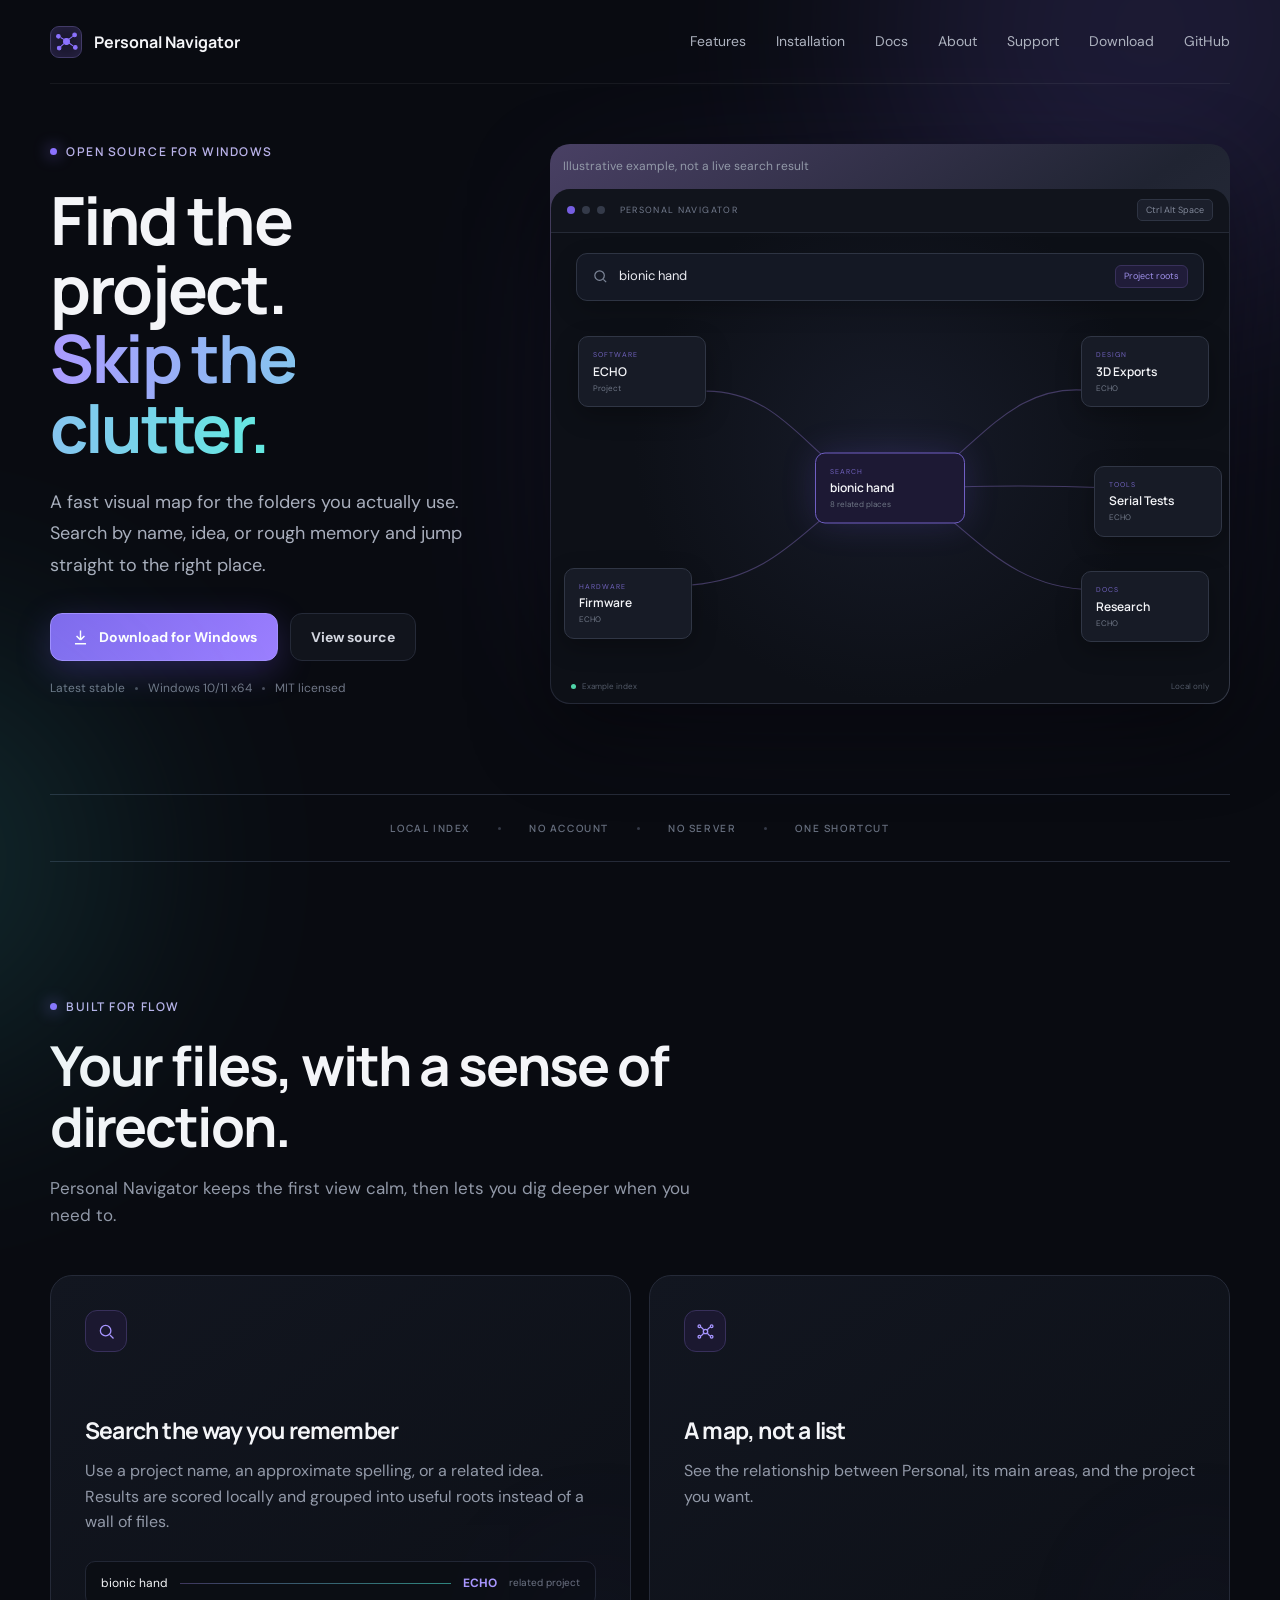
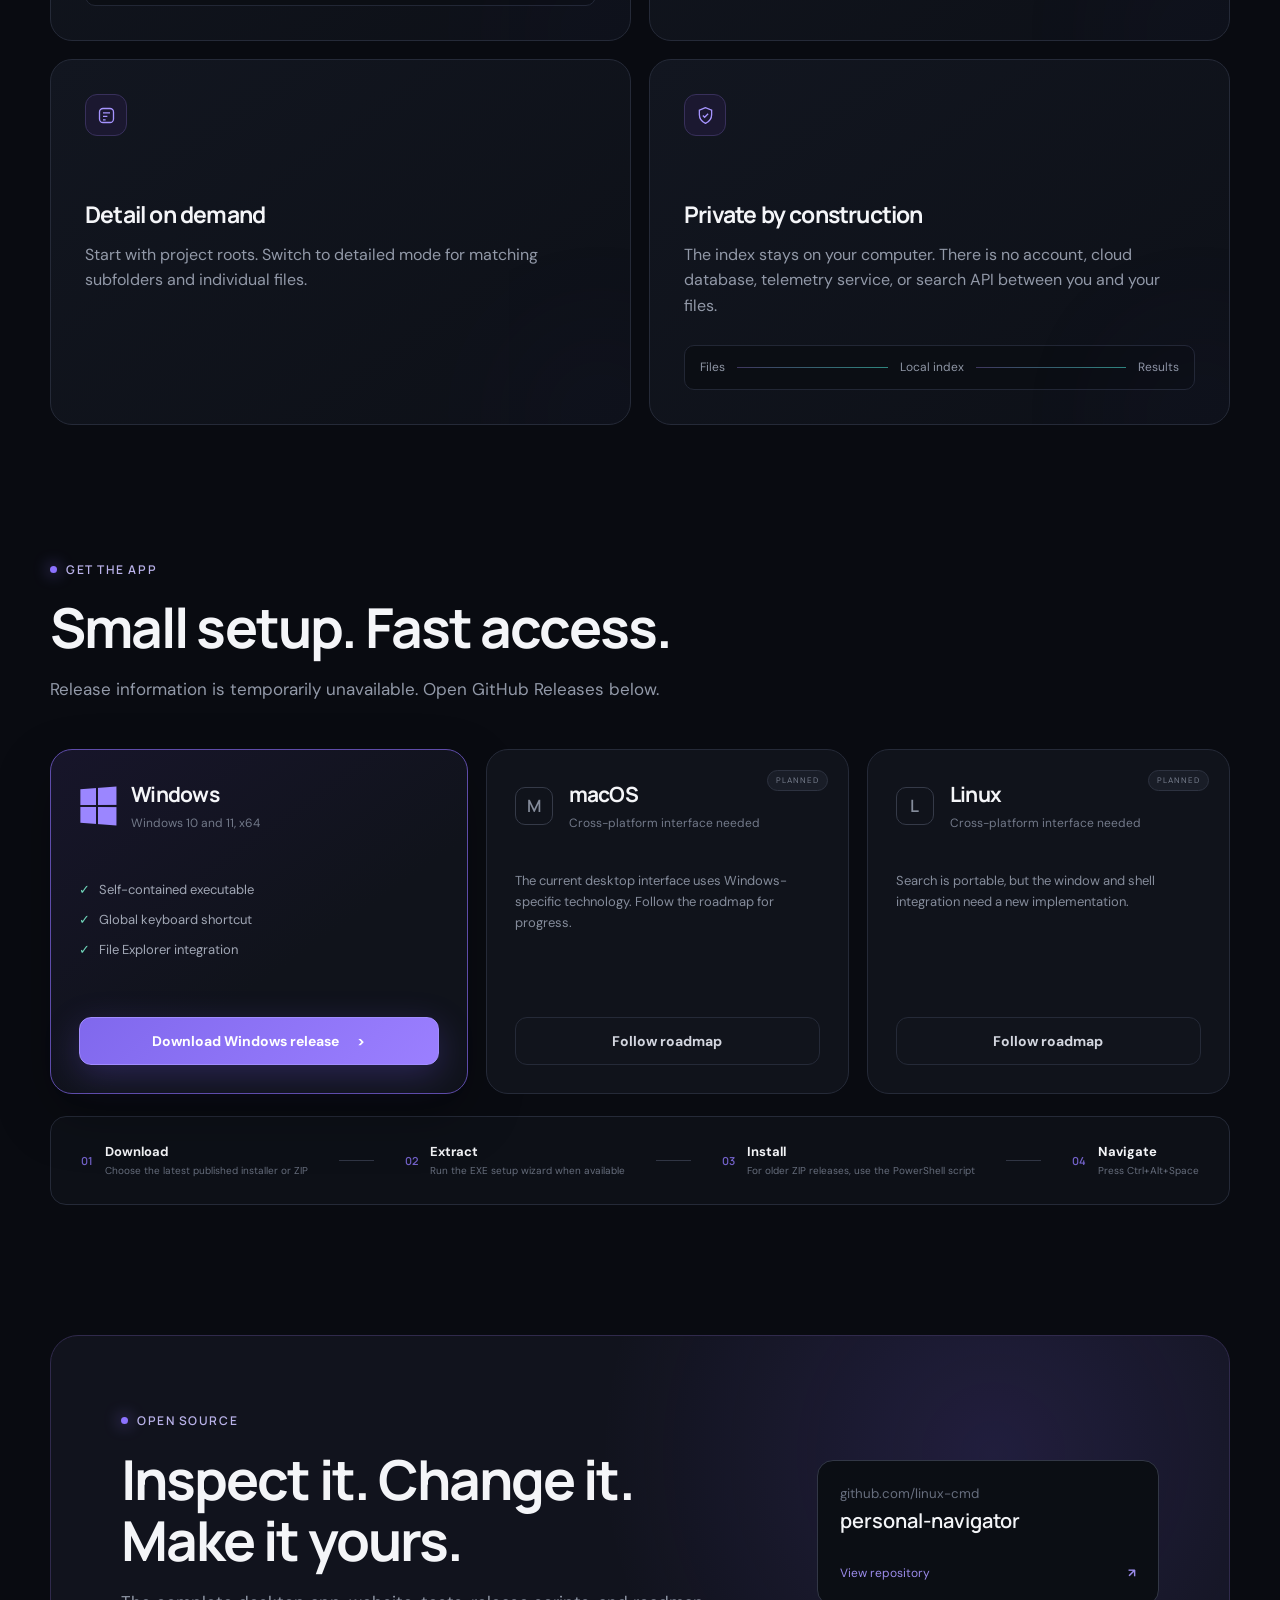
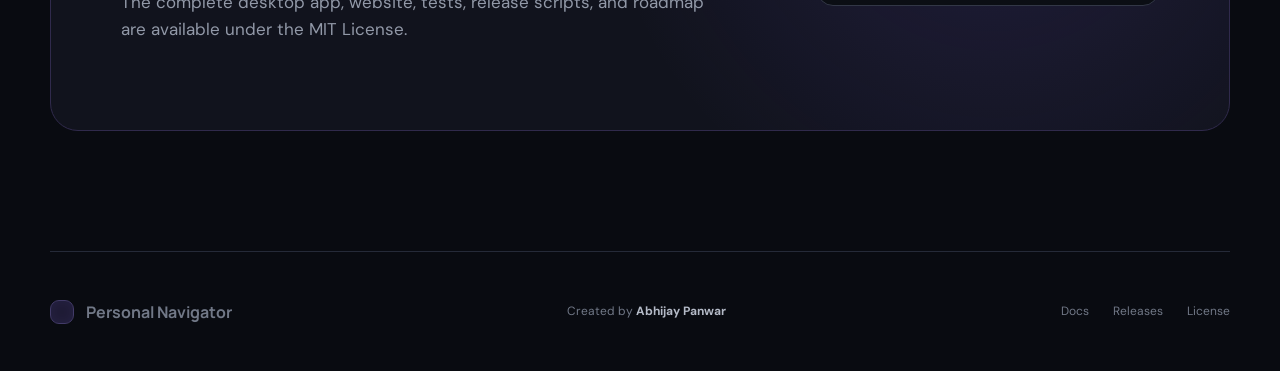
<file: website/index.html>
<!doctype html>
<html lang="en">
  <head>
    <meta charset="utf-8" />
    <meta name="viewport" content="width=device-width, initial-scale=1" />
    <meta
      name="description"
      content="Personal Navigator is a fast visual map and fuzzy search tool for your files."
    />
    <meta name="theme-color" content="#090b11" />
    <meta property="og:title" content="Personal Navigator" />
    <meta
      property="og:description"
      content="Find the project. Skip the clutter."
    />
    <meta property="og:type" content="website" />
    <meta
      property="og:url"
      content="https://linux-cmd.github.io/personal-navigator/"
    />
    <meta
      property="og:image"
      content="https://linux-cmd.github.io/personal-navigator/assets/app-preview.png"
    />
    <title>Personal Navigator | Find the project, not the clutter</title>
    <link rel="preconnect" href="https://fonts.googleapis.com" />
    <link rel="preconnect" href="https://fonts.gstatic.com" crossorigin />
    <link
      href="https://fonts.googleapis.com/css2?family=DM+Sans:wght@400;500;600;700&family=Manrope:wght@500;600;700&display=swap"
      rel="stylesheet"
    />
    <link rel="stylesheet" href="styles.css" />
  </head>
  <body>
    <div class="ambient ambient-one"></div>
    <div class="ambient ambient-two"></div>

    <header class="nav shell">
      <a class="brand" href="#top" aria-label="Personal Navigator home">
        <span class="brand-mark" aria-hidden="true">
          <svg viewBox="0 0 34 34" role="img">
            <circle cx="17" cy="17" r="4" />
            <circle cx="6" cy="10" r="2.5" />
            <circle cx="28" cy="8" r="2.5" />
            <circle cx="29" cy="25" r="2.5" />
            <circle cx="7" cy="26" r="2.5" />
            <path d="M9 11.5l5 3M20 14l5.5-4M20.5 19l5.5 4M13.5 20L9 24" />
          </svg>
        </span>
        <span>Personal Navigator</span>
      </a>
      <nav aria-label="Primary navigation">
        <a href="features.html">Features</a
        ><a href="download.html">Installation</a><a href="docs.html">Docs</a
        ><a href="about.html">About</a><a href="support.html">Support</a>
        <a href="#downloads">Download</a>
        <a href="https://github.com/linux-cmd/personal-navigator">GitHub</a>
      </nav>
    </header>

    <main id="top">
      <section class="hero shell">
        <div class="hero-copy reveal">
          <span class="eyebrow"><i></i> Open source for Windows</span>
          <h1>Find the project.<br /><span>Skip the clutter.</span></h1>
          <p class="lede">
            A fast visual map for the folders you actually use. Search by name,
            idea, or rough memory and jump straight to the right place.
          </p>
          <div class="hero-actions">
            <a
              class="button button-primary"
              data-latest-download
              href="https://github.com/linux-cmd/personal-navigator/releases/latest"
            >
              <svg viewBox="0 0 24 24" aria-hidden="true">
                <path d="M12 3v12m0 0 5-5m-5 5-5-5M5 20h14" />
              </svg>
              Download for Windows
            </a>
            <a
              class="button button-quiet"
              href="https://github.com/linux-cmd/personal-navigator"
              >View source</a
            >
          </div>
          <p class="release-line">
            <span id="release-version">Latest stable</span><b></b>Windows 10/11
            x64<b></b>MIT licensed
          </p>
        </div>

        <div
          class="product-frame reveal"
          aria-label="Illustrative example of a Personal Navigator search map"
        >
          <div class="frame-glow"></div>
          <span class="mockup-note"
            >Illustrative example, not a live search result</span
          >
          <div class="window-bar">
            <span></span><span></span><span></span
            ><small>PERSONAL NAVIGATOR</small><kbd>Ctrl Alt Space</kbd>
          </div>
          <div class="window-body">
            <div class="search-demo">
              <svg viewBox="0 0 24 24" aria-hidden="true">
                <circle cx="10.7" cy="10.7" r="6.7" />
                <path d="m16 16 4 4" />
              </svg>
              <span>bionic hand</span>
              <em>Project roots</em>
            </div>
            <div class="map" aria-hidden="true">
              <svg
                class="map-lines"
                viewBox="0 0 720 390"
                preserveAspectRatio="none"
              >
                <path d="M360 195 C285 195 260 90 165 90" />
                <path d="M360 195 C285 195 265 290 150 300" />
                <path d="M360 195 C435 195 470 75 575 90" />
                <path d="M360 195 C440 195 470 190 600 195" />
                <path d="M360 195 C430 205 465 305 575 305" />
              </svg>
              <div class="node core">
                <small>SEARCH</small><strong>bionic hand</strong
                ><span>8 related places</span>
              </div>
              <div class="node n1">
                <small>SOFTWARE</small><strong>ECHO</strong><span>Project</span>
              </div>
              <div class="node n2">
                <small>HARDWARE</small><strong>Firmware</strong
                ><span>ECHO</span>
              </div>
              <div class="node n3">
                <small>DESIGN</small><strong>3D Exports</strong
                ><span>ECHO</span>
              </div>
              <div class="node n4">
                <small>TOOLS</small><strong>Serial Tests</strong
                ><span>ECHO</span>
              </div>
              <div class="node n5">
                <small>DOCS</small><strong>Research</strong><span>ECHO</span>
              </div>
            </div>
            <div class="status-demo">
              <span><i></i>Example index</span><span>Local only</span>
            </div>
          </div>
        </div>
      </section>

      <section class="trust-strip shell reveal" aria-label="Product qualities">
        <span>LOCAL INDEX</span><i></i><span>NO ACCOUNT</span><i></i
        ><span>NO SERVER</span><i></i><span>ONE SHORTCUT</span>
      </section>

      <section class="section shell" id="features">
        <div class="section-heading reveal">
          <span class="eyebrow"><i></i> Built for flow</span>
          <h2>Your files, with a sense of direction.</h2>
          <p>
            Personal Navigator keeps the first view calm, then lets you dig
            deeper when you need to.
          </p>
        </div>
        <div class="feature-grid">
          <article class="feature feature-wide reveal">
            <div class="feature-icon">
              <svg viewBox="0 0 24 24">
                <circle cx="11" cy="11" r="6" />
                <path d="m16 16 4 4" />
              </svg>
            </div>
            <h3>Search the way you remember</h3>
            <p>
              Use a project name, an approximate spelling, or a related idea.
              Results are scored locally and grouped into useful roots instead
              of a wall of files.
            </p>
            <div class="query-row">
              <span>bionic hand</span><i></i><strong>ECHO</strong
              ><small>related project</small>
            </div>
          </article>
          <article class="feature reveal">
            <div class="feature-icon">
              <svg viewBox="0 0 24 24">
                <circle cx="12" cy="12" r="2.5" />
                <circle cx="5" cy="6" r="1.5" />
                <circle cx="19" cy="6" r="1.5" />
                <circle cx="5" cy="18" r="1.5" />
                <circle cx="19" cy="18" r="1.5" />
                <path d="m7 7 3 3m4 0 3-3m-7 7-3 3m7-3 3 3" />
              </svg>
            </div>
            <h3>A map, not a list</h3>
            <p>
              See the relationship between Personal, its main areas, and the
              project you want.
            </p>
          </article>
          <article class="feature reveal">
            <div class="feature-icon">
              <svg viewBox="0 0 24 24">
                <rect x="4" y="4" width="16" height="16" rx="4" />
                <path d="M8 9h8M8 13h5M8 17h3" />
              </svg>
            </div>
            <h3>Detail on demand</h3>
            <p>
              Start with project roots. Switch to detailed mode for matching
              subfolders and individual files.
            </p>
          </article>
          <article class="feature feature-wide reveal">
            <div class="feature-icon">
              <svg viewBox="0 0 24 24">
                <path
                  d="M12 3 5 6v5c0 4.7 2.6 7.8 7 10 4.4-2.2 7-5.3 7-10V6l-7-3Z"
                />
                <path d="m9 12 2 2 4-4" />
              </svg>
            </div>
            <h3>Private by construction</h3>
            <p>
              The index stays on your computer. There is no account, cloud
              database, telemetry service, or search API between you and your
              files.
            </p>
            <div class="privacy-line">
              <span>Files</span><i></i><span>Local index</span><i></i
              ><span>Results</span>
            </div>
          </article>
        </div>
      </section>

      <section class="section downloads shell" id="downloads">
        <div class="section-heading reveal">
          <span class="eyebrow"><i></i> Get the app</span>
          <h2>Small setup. Fast access.</h2>
          <p data-download-note>
            Choose the installation package listed on GitHub Releases.
          </p>
        </div>
        <div class="download-grid">
          <article class="download-card active reveal">
            <div class="platform">
              <span class="windows-logo" aria-hidden="true"
                ><i></i><i></i><i></i><i></i
              ></span>
              <div>
                <h3>Windows</h3>
                <p>Windows 10 and 11, x64</p>
              </div>
            </div>
            <ul>
              <li>Self-contained executable</li>
              <li>Global keyboard shortcut</li>
              <li>File Explorer integration</li>
            </ul>
            <a
              class="button button-primary full"
              data-latest-download
              href="https://github.com/linux-cmd/personal-navigator/releases/latest"
              ><span data-download-label>Download Windows release</span>
              <span id="release-size"></span> ></a
            >
          </article>
          <article class="download-card planned reveal">
            <span class="planned-badge">PLANNED</span>
            <div class="platform">
              <span class="platform-letter">M</span>
              <div>
                <h3>macOS</h3>
                <p>Cross-platform interface needed</p>
              </div>
            </div>
            <p class="platform-note">
              The current desktop interface uses Windows-specific technology.
              Follow the roadmap for progress.
            </p>
            <a
              class="button button-quiet full"
              href="https://github.com/linux-cmd/personal-navigator/issues"
              >Follow roadmap</a
            >
          </article>
          <article class="download-card planned reveal">
            <span class="planned-badge">PLANNED</span>
            <div class="platform">
              <span class="platform-letter">L</span>
              <div>
                <h3>Linux</h3>
                <p>Cross-platform interface needed</p>
              </div>
            </div>
            <p class="platform-note">
              Search is portable, but the window and shell integration need a
              new implementation.
            </p>
            <a
              class="button button-quiet full"
              href="https://github.com/linux-cmd/personal-navigator/issues"
              >Follow roadmap</a
            >
          </article>
        </div>
        <div class="install-steps reveal">
          <div>
            <b>01</b
            ><span
              ><strong>Download</strong
              ><small>Choose the latest published installer or ZIP</small></span
            >
          </div>
          <i></i>
          <div>
            <b>02</b
            ><span
              ><strong>Extract</strong
              ><small>Run the EXE setup wizard when available</small></span
            >
          </div>
          <i></i>
          <div>
            <b>03</b
            ><span
              ><strong>Install</strong
              ><small
                >For older ZIP releases, use the PowerShell script</small
              ></span
            >
          </div>
          <i></i>
          <div>
            <b>04</b
            ><span
              ><strong>Navigate</strong
              ><small>Press Ctrl+Alt+Space</small></span
            >
          </div>
        </div>
      </section>

      <section class="open-source shell reveal">
        <div>
          <span class="eyebrow"><i></i> Open source</span>
          <h2>Inspect it. Change it. Make it yours.</h2>
          <p>
            The complete desktop app, website, tests, release scripts, and
            roadmap are available under the MIT License.
          </p>
        </div>
        <a
          class="repo-card"
          href="https://github.com/linux-cmd/personal-navigator"
          ><small>github.com/linux-cmd</small><strong>personal-navigator</strong
          ><span>View repository <b>↗</b></span></a
        >
      </section>
    </main>

    <footer class="shell">
      <a class="brand" href="#top"
        ><span class="brand-mark small" aria-hidden="true"></span
        ><span>Personal Navigator</span></a
      >
      <p>Created by <strong>Abhijay Panwar</strong></p>
      <div>
        <a
          href="https://github.com/linux-cmd/personal-navigator/blob/main/docs/INSTALLATION.md"
          >Docs</a
        ><a href="https://github.com/linux-cmd/personal-navigator/releases"
          >Releases</a
        ><a
          href="https://github.com/linux-cmd/personal-navigator/blob/main/LICENSE"
          >License</a
        >
      </div>
    </footer>
    <script src="app.js"></script>
  </body>
</html>
</file>
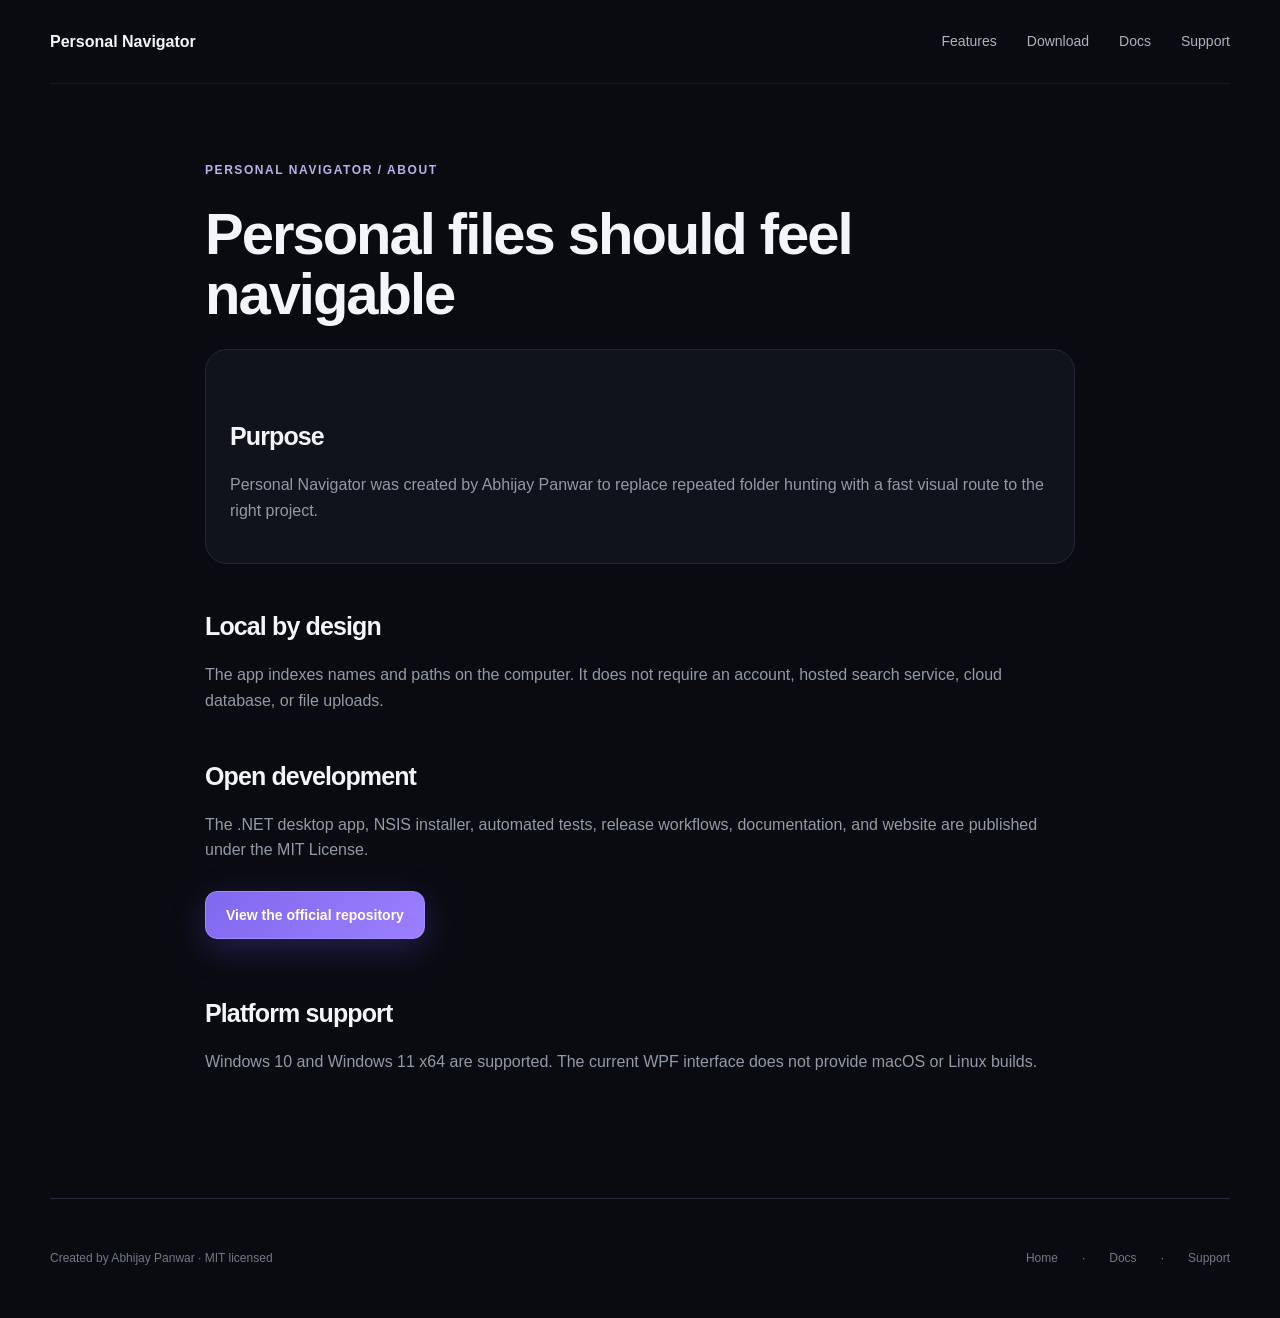
<file: website/about.html>
<!doctype html>
<html lang="en">
  <head>
    <meta charset="utf-8" />
    <meta name="viewport" content="width=device-width,initial-scale=1" />
    <meta
      name="description"
      content="About Personal Navigator and its open source development."
    />
    <meta name="theme-color" content="#090b11" />
    <title>About | Personal Navigator</title>
    <link
      rel="canonical"
      href="https://linux-cmd.github.io/personal-navigator/about.html"
    />
    <link rel="stylesheet" href="styles.css" />
  </head>
  <body>
    <header class="nav shell">
      <a class="brand" href="index.html">Personal Navigator</a>
      <nav aria-label="Primary navigation">
        <a href="features.html">Features</a><a href="download.html">Download</a
        ><a href="docs.html">Docs</a><a href="support.html">Support</a>
      </nav>
    </header>
    <main class="shell subpage">
      <span class="eyebrow">Personal Navigator / About</span>
      <h1>Personal files should feel navigable</h1>
      <div class="panel">
        <h2>Purpose</h2>
        <p>
          Personal Navigator was created by Abhijay Panwar to replace repeated
          folder hunting with a fast visual route to the right project.
        </p>
      </div>
      <h2>Local by design</h2>
      <p>
        The app indexes names and paths on the computer. It does not require an
        account, hosted search service, cloud database, or file uploads.
      </p>
      <h2>Open development</h2>
      <p>
        The .NET desktop app, NSIS installer, automated tests, release
        workflows, documentation, and website are published under the MIT
        License.
      </p>
      <p>
        <a
          class="button button-primary"
          href="https://github.com/linux-cmd/personal-navigator"
          >View the official repository</a
        >
      </p>
      <h2>Platform support</h2>
      <p>
        Windows 10 and Windows 11 x64 are supported. The current WPF interface
        does not provide macOS or Linux builds.
      </p>
    </main>
    <footer class="shell">
      <p>Created by Abhijay Panwar · MIT licensed</p>
      <div>
        <a href="index.html">Home</a> · <a href="docs.html">Docs</a> ·
        <a href="support.html">Support</a>
      </div>
    </footer>
    <script src="app.js"></script>
  </body>
</html>
</file>
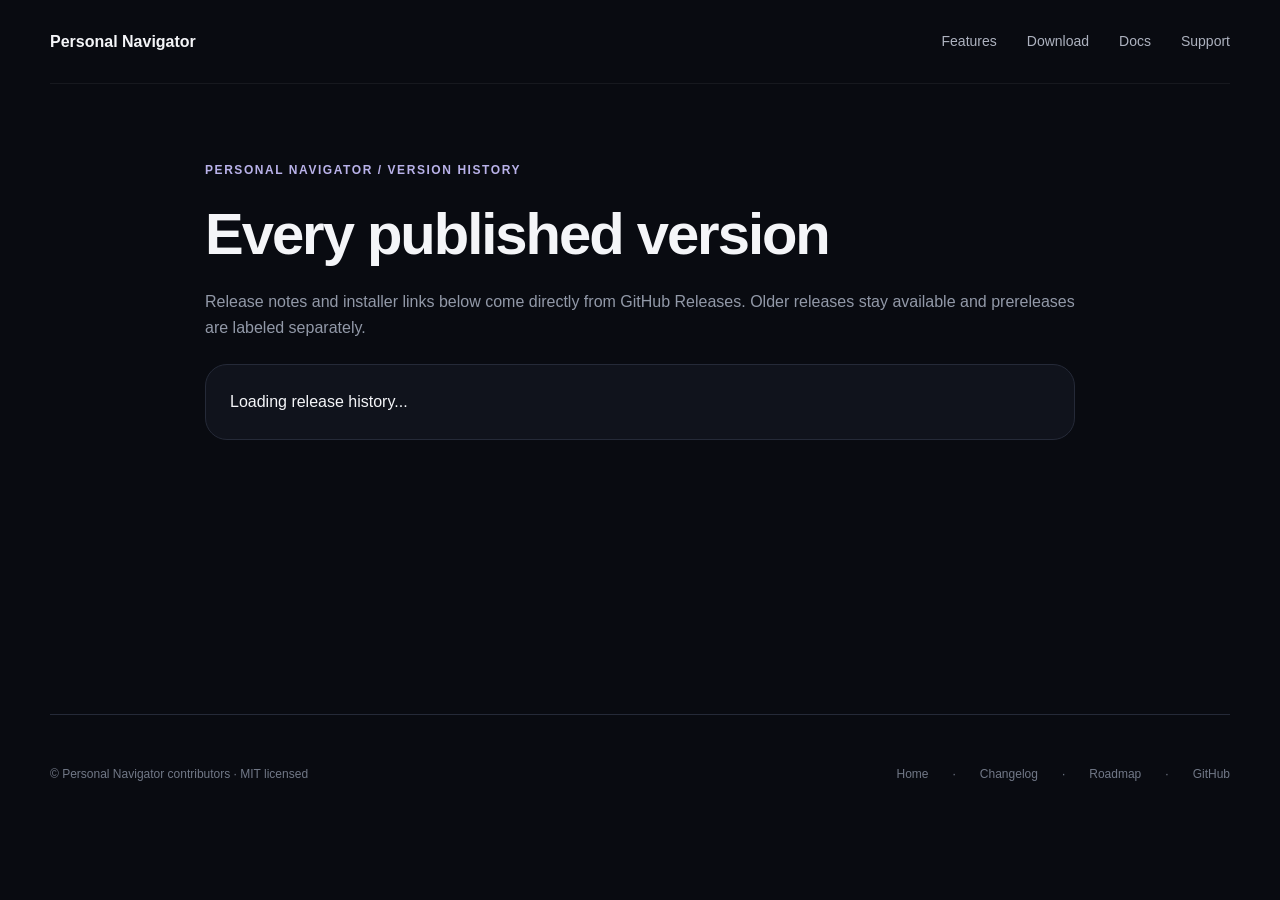
<file: website/changelog.html>
<!doctype html>
<html lang="en">
  <head>
    <meta charset="utf-8" />
    <meta name="viewport" content="width=device-width,initial-scale=1" />
    <meta
      name="description"
      content="Changelog for Personal Navigator, a local visual project map for Windows."
    />
    <meta name="theme-color" content="#090b11" />
    <title>Changelog | Personal Navigator</title>
    <link
      rel="canonical"
      href="https://linux-cmd.github.io/personal-navigator/changelog.html"
    />
    <link rel="stylesheet" href="styles.css" />
  </head>
  <body>
    <header class="nav shell">
      <a class="brand" href="index.html">Personal Navigator</a>
      <nav aria-label="Primary navigation">
        <a href="features.html">Features</a><a href="download.html">Download</a
        ><a href="docs.html">Docs</a><a href="support.html">Support</a>
      </nav>
    </header>
    <main class="shell subpage">
      <span class="eyebrow">Personal Navigator / Version History</span>
      <h1>Every published version</h1>
      <p>
        Release notes and installer links below come directly from GitHub
        Releases. Older releases stay available and prereleases are labeled
        separately.
      </p>
      <section data-release-history>
        <div class="panel">Loading release history...</div>
      </section>
    </main>
    <footer class="shell">
      <p>© Personal Navigator contributors · MIT licensed</p>
      <div>
        <a href="index.html">Home</a> · <a href="changelog.html">Changelog</a> ·
        <a href="roadmap.html">Roadmap</a> ·
        <a href="https://github.com/linux-cmd/personal-navigator">GitHub</a>
      </div>
    </footer>
    <script src="app.js"></script>
  </body>
</html>
</file>
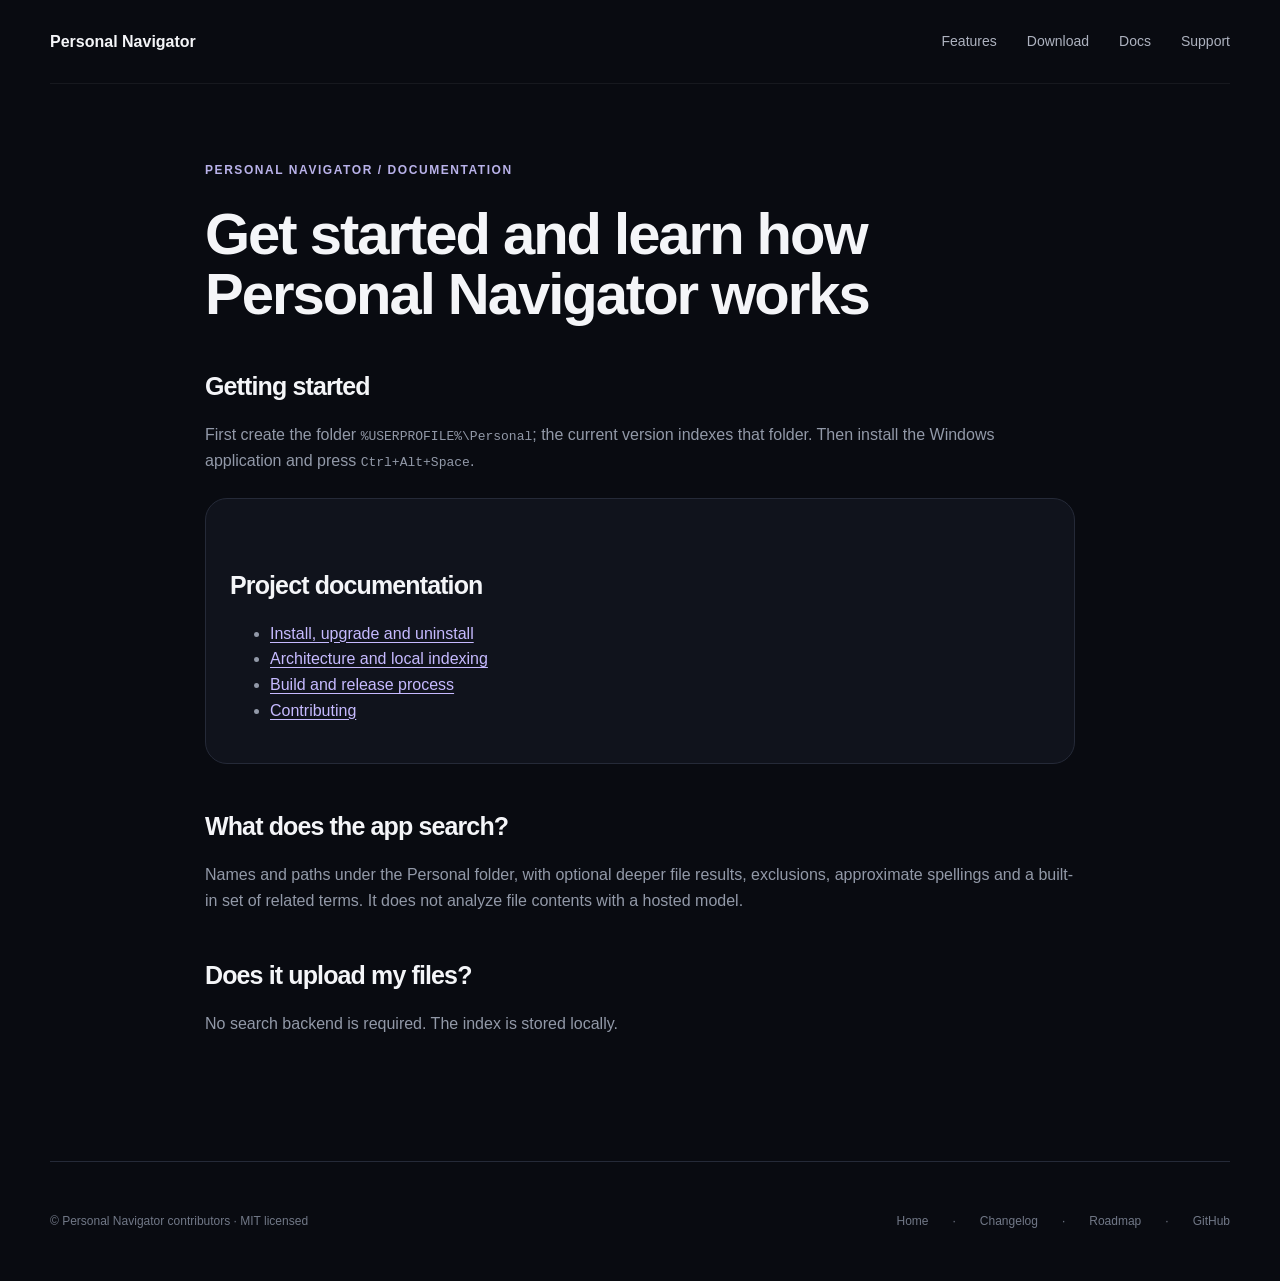
<file: website/docs.html>
<!doctype html>
<html lang="en">
  <head>
    <meta charset="utf-8" />
    <meta name="viewport" content="width=device-width,initial-scale=1" />
    <meta
      name="description"
      content="Documentation for Personal Navigator, a local visual project map for Windows."
    />
    <meta name="theme-color" content="#090b11" />
    <title>Documentation | Personal Navigator</title>
    <link
      rel="canonical"
      href="https://linux-cmd.github.io/personal-navigator/documentation.html"
    />
    <link rel="stylesheet" href="styles.css" />
  </head>
  <body>
    <header class="nav shell">
      <a class="brand" href="index.html">Personal Navigator</a>
      <nav aria-label="Primary navigation">
        <a href="features.html">Features</a><a href="download.html">Download</a
        ><a href="docs.html">Docs</a><a href="support.html">Support</a>
      </nav>
    </header>
    <main class="shell subpage">
      <span class="eyebrow">Personal Navigator / Documentation</span>
      <h1>Get started and learn how Personal Navigator works</h1>
      <h2>Getting started</h2>
      <p>
        First create the folder <code>%USERPROFILE%\Personal</code>; the current
        version indexes that folder. Then install the Windows application and
        press <code>Ctrl+Alt+Space</code>.
      </p>
      <div class="panel">
        <h2>Project documentation</h2>
        <ul>
          <li>
            <a
              href="https://github.com/linux-cmd/personal-navigator/blob/main/docs/INSTALLATION.md"
              >Install, upgrade and uninstall</a
            >
          </li>
          <li>
            <a
              href="https://github.com/linux-cmd/personal-navigator/blob/main/docs/ARCHITECTURE.md"
              >Architecture and local indexing</a
            >
          </li>
          <li>
            <a
              href="https://github.com/linux-cmd/personal-navigator/blob/main/docs/RELEASING.md"
              >Build and release process</a
            >
          </li>
          <li>
            <a
              href="https://github.com/linux-cmd/personal-navigator/blob/main/CONTRIBUTING.md"
              >Contributing</a
            >
          </li>
        </ul>
      </div>
      <h2>What does the app search?</h2>
      <p>
        Names and paths under the Personal folder, with optional deeper file
        results, exclusions, approximate spellings and a built-in set of related
        terms. It does not analyze file contents with a hosted model.
      </p>
      <h2>Does it upload my files?</h2>
      <p>No search backend is required. The index is stored locally.</p>
    </main>
    <footer class="shell">
      <p>© Personal Navigator contributors · MIT licensed</p>
      <div>
        <a href="index.html">Home</a> · <a href="changelog.html">Changelog</a> ·
        <a href="roadmap.html">Roadmap</a> ·
        <a href="https://github.com/linux-cmd/personal-navigator">GitHub</a>
      </div>
    </footer>
    <script src="app.js"></script>
  </body>
</html>
</file>
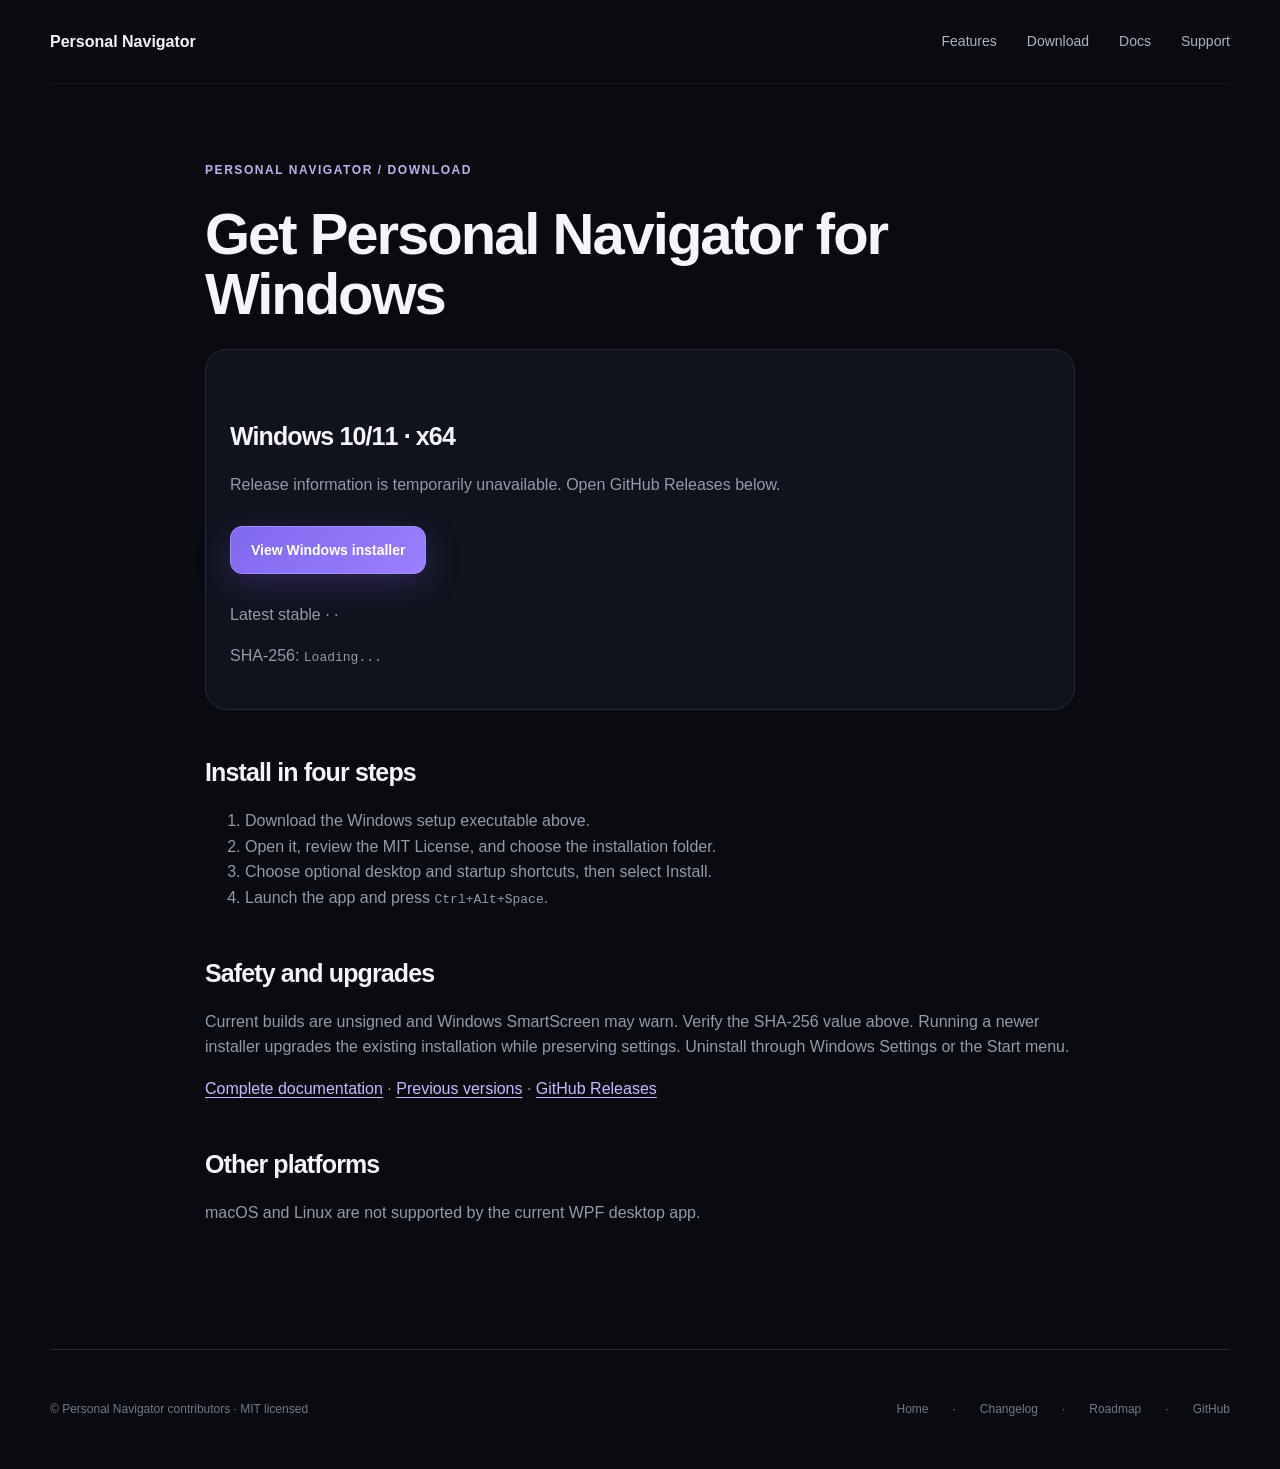
<file: website/download.html>
<!doctype html>
<html lang="en">
  <head>
    <meta charset="utf-8" />
    <meta name="viewport" content="width=device-width,initial-scale=1" />
    <meta
      name="description"
      content="Download for Personal Navigator, a local visual project map for Windows."
    />
    <meta name="theme-color" content="#090b11" />
    <title>Download | Personal Navigator</title>
    <link
      rel="canonical"
      href="https://linux-cmd.github.io/personal-navigator/download.html"
    />
    <link rel="stylesheet" href="styles.css" />
  </head>
  <body>
    <header class="nav shell">
      <a class="brand" href="index.html">Personal Navigator</a>
      <nav aria-label="Primary navigation">
        <a href="features.html">Features</a><a href="download.html">Download</a
        ><a href="docs.html">Docs</a><a href="support.html">Support</a>
      </nav>
    </header>
    <main class="shell subpage">
      <span class="eyebrow">Personal Navigator / Download</span>
      <h1>Get Personal Navigator for Windows</h1>
      <div class="panel">
        <h2>Windows 10/11 · x64</h2>
        <p data-download-note>
          Loading the latest verified installer from GitHub Releases.
        </p>
        <a
          data-latest-download
          class="button button-primary"
          href="https://github.com/linux-cmd/personal-navigator/releases/latest"
          ><span data-download-label>View Windows installer</span></a
        >
        <p>
          <span id="release-version">Latest stable</span> ·
          <span id="release-size"></span> · <span data-release-date></span>
        </p>
        <p><strong data-release-file></strong></p>
        <p>SHA-256: <code data-release-checksum>Loading...</code></p>
      </div>
      <h2>Install in four steps</h2>
      <ol>
        <li>Download the Windows setup executable above.</li>
        <li>
          Open it, review the MIT License, and choose the installation folder.
        </li>
        <li>
          Choose optional desktop and startup shortcuts, then select Install.
        </li>
        <li>Launch the app and press <code>Ctrl+Alt+Space</code>.</li>
      </ol>
      <h2>Safety and upgrades</h2>
      <p>
        Current builds are unsigned and Windows SmartScreen may warn. Verify the
        SHA-256 value above. Running a newer installer upgrades the existing
        installation while preserving settings. Uninstall through Windows
        Settings or the Start menu.
      </p>
      <p>
        <a href="docs.html">Complete documentation</a> ·
        <a href="changelog.html">Previous versions</a> ·
        <a href="https://github.com/linux-cmd/personal-navigator/releases"
          >GitHub Releases</a
        >
      </p>
      <h2>Other platforms</h2>
      <p>macOS and Linux are not supported by the current WPF desktop app.</p>
    </main>
    <footer class="shell">
      <p>© Personal Navigator contributors · MIT licensed</p>
      <div>
        <a href="index.html">Home</a> · <a href="changelog.html">Changelog</a> ·
        <a href="roadmap.html">Roadmap</a> ·
        <a href="https://github.com/linux-cmd/personal-navigator">GitHub</a>
      </div>
    </footer>
    <script src="app.js"></script>
  </body>
</html>
</file>
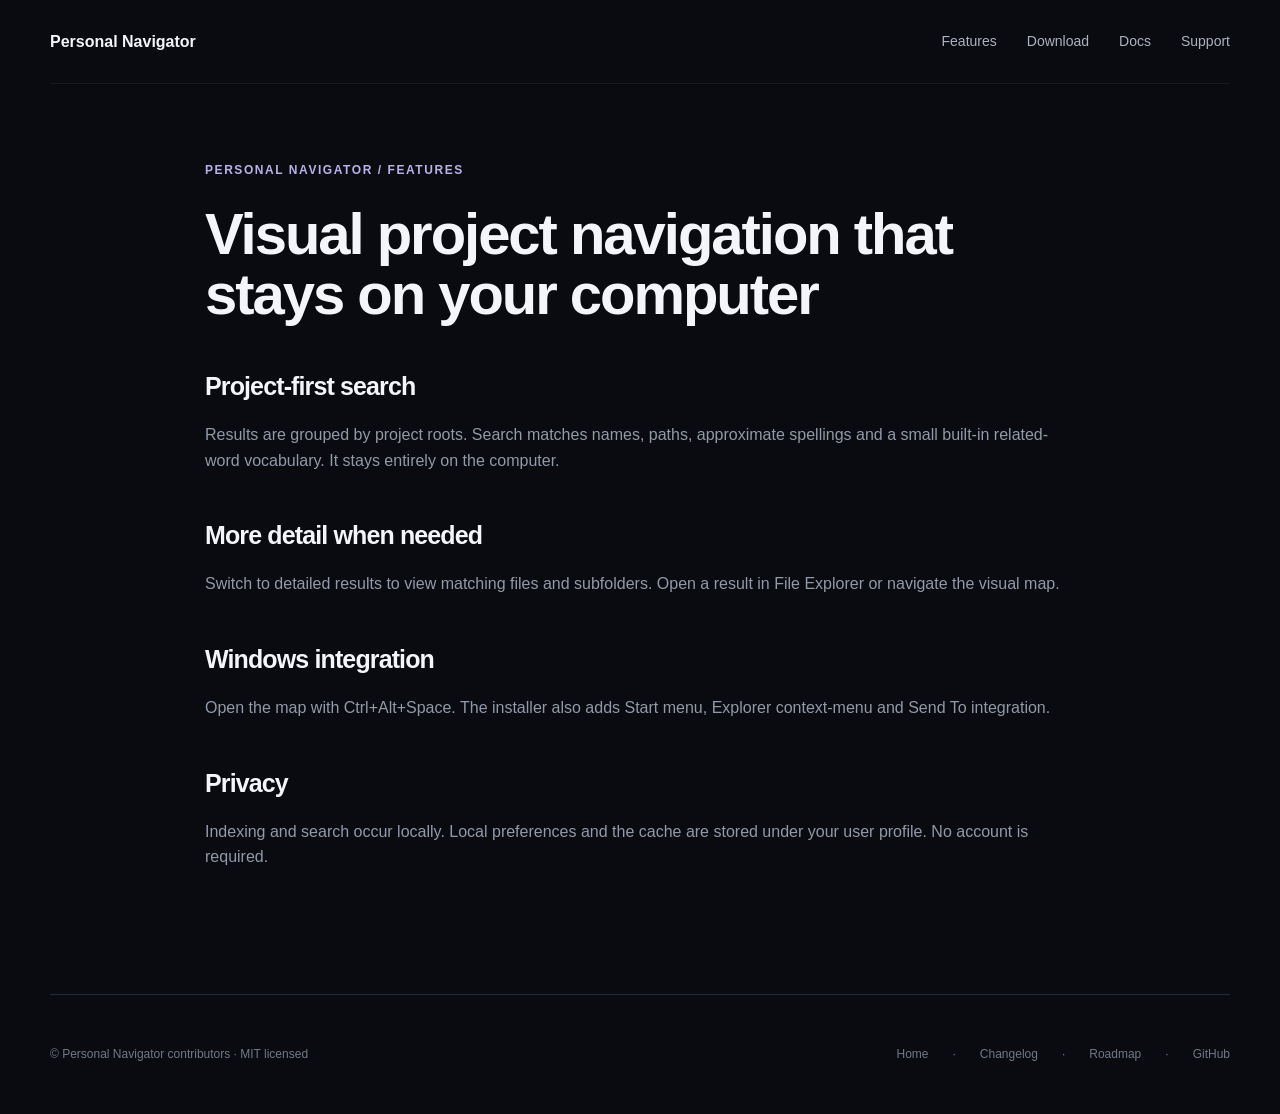
<file: website/features.html>
<!doctype html>
<html lang="en">
  <head>
    <meta charset="utf-8" />
    <meta name="viewport" content="width=device-width,initial-scale=1" />
    <meta
      name="description"
      content="Features for Personal Navigator, a local visual project map for Windows."
    />
    <meta name="theme-color" content="#090b11" />
    <title>Features | Personal Navigator</title>
    <link
      rel="canonical"
      href="https://linux-cmd.github.io/personal-navigator/features.html"
    />
    <link rel="stylesheet" href="styles.css" />
  </head>
  <body>
    <header class="nav shell">
      <a class="brand" href="index.html">Personal Navigator</a>
      <nav aria-label="Primary navigation">
        <a href="features.html">Features</a><a href="download.html">Download</a
        ><a href="docs.html">Docs</a><a href="support.html">Support</a>
      </nav>
    </header>
    <main class="shell subpage">
      <span class="eyebrow">Personal Navigator / Features</span>
      <h1>Visual project navigation that stays on your computer</h1>
      <h2>Project-first search</h2>
      <p>
        Results are grouped by project roots. Search matches names, paths,
        approximate spellings and a small built-in related-word vocabulary. It
        stays entirely on the computer.
      </p>
      <h2>More detail when needed</h2>
      <p>
        Switch to detailed results to view matching files and subfolders. Open a
        result in File Explorer or navigate the visual map.
      </p>
      <h2>Windows integration</h2>
      <p>
        Open the map with Ctrl+Alt+Space. The installer also adds Start menu,
        Explorer context-menu and Send To integration.
      </p>
      <h2>Privacy</h2>
      <p>
        Indexing and search occur locally. Local preferences and the cache are
        stored under your user profile. No account is required.
      </p>
    </main>
    <footer class="shell">
      <p>© Personal Navigator contributors · MIT licensed</p>
      <div>
        <a href="index.html">Home</a> · <a href="changelog.html">Changelog</a> ·
        <a href="roadmap.html">Roadmap</a> ·
        <a href="https://github.com/linux-cmd/personal-navigator">GitHub</a>
      </div>
    </footer>
    <script src="app.js"></script>
  </body>
</html>
</file>
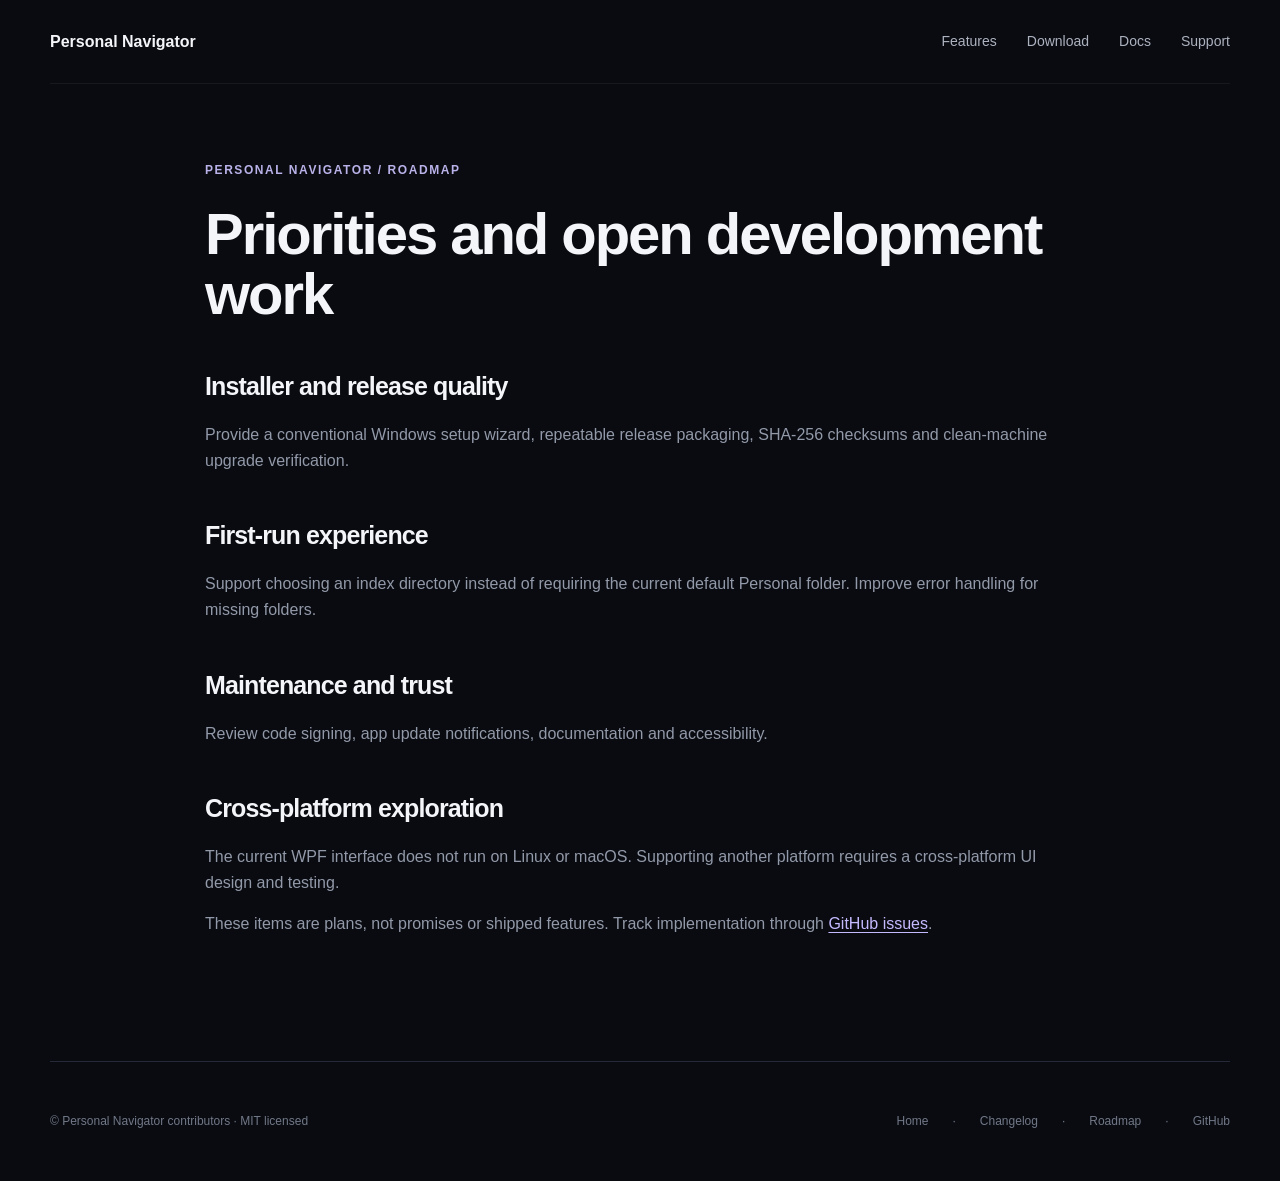
<file: website/roadmap.html>
<!doctype html>
<html lang="en">
  <head>
    <meta charset="utf-8" />
    <meta name="viewport" content="width=device-width,initial-scale=1" />
    <meta
      name="description"
      content="Roadmap for Personal Navigator, a local visual project map for Windows."
    />
    <meta name="theme-color" content="#090b11" />
    <title>Roadmap | Personal Navigator</title>
    <link
      rel="canonical"
      href="https://linux-cmd.github.io/personal-navigator/roadmap.html"
    />
    <link rel="stylesheet" href="styles.css" />
  </head>
  <body>
    <header class="nav shell">
      <a class="brand" href="index.html">Personal Navigator</a>
      <nav aria-label="Primary navigation">
        <a href="features.html">Features</a><a href="download.html">Download</a
        ><a href="docs.html">Docs</a><a href="support.html">Support</a>
      </nav>
    </header>
    <main class="shell subpage">
      <span class="eyebrow">Personal Navigator / Roadmap</span>
      <h1>Priorities and open development work</h1>
      <h2>Installer and release quality</h2>
      <p>
        Provide a conventional Windows setup wizard, repeatable release
        packaging, SHA-256 checksums and clean-machine upgrade verification.
      </p>
      <h2>First-run experience</h2>
      <p>
        Support choosing an index directory instead of requiring the current
        default Personal folder. Improve error handling for missing folders.
      </p>
      <h2>Maintenance and trust</h2>
      <p>
        Review code signing, app update notifications, documentation and
        accessibility.
      </p>
      <h2>Cross-platform exploration</h2>
      <p>
        The current WPF interface does not run on Linux or macOS. Supporting
        another platform requires a cross-platform UI design and testing.
      </p>
      <p>
        These items are plans, not promises or shipped features. Track
        implementation through
        <a href="https://github.com/linux-cmd/personal-navigator/issues"
          >GitHub issues</a
        >.
      </p>
    </main>
    <footer class="shell">
      <p>© Personal Navigator contributors · MIT licensed</p>
      <div>
        <a href="index.html">Home</a> · <a href="changelog.html">Changelog</a> ·
        <a href="roadmap.html">Roadmap</a> ·
        <a href="https://github.com/linux-cmd/personal-navigator">GitHub</a>
      </div>
    </footer>
    <script src="app.js"></script>
  </body>
</html>
</file>
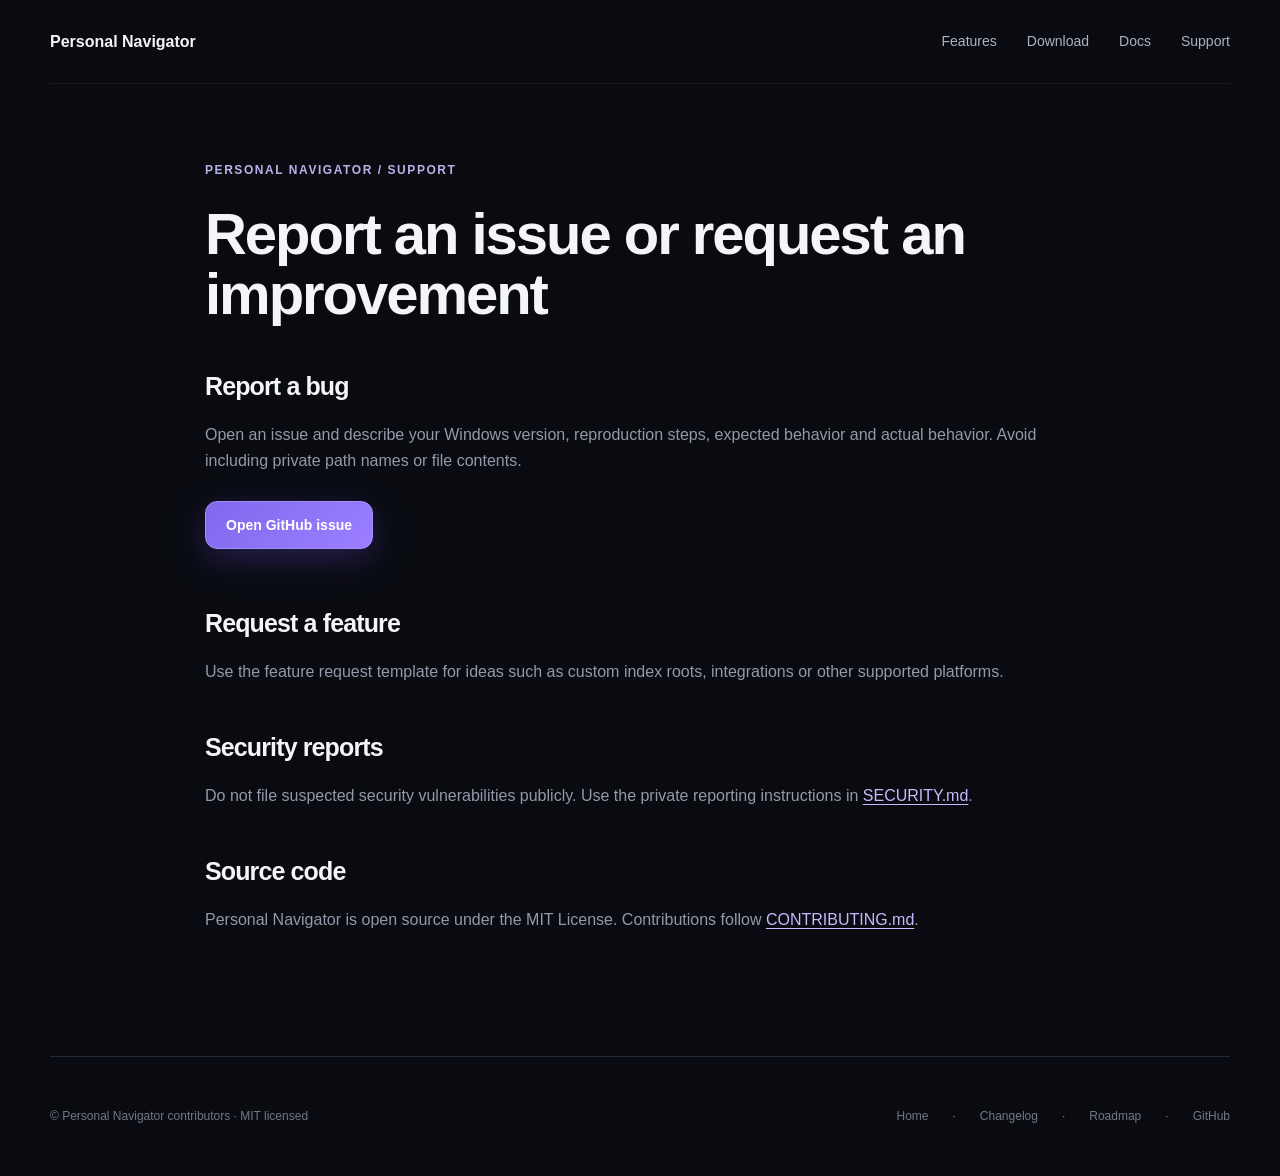
<file: website/support.html>
<!doctype html>
<html lang="en">
  <head>
    <meta charset="utf-8" />
    <meta name="viewport" content="width=device-width,initial-scale=1" />
    <meta
      name="description"
      content="Support for Personal Navigator, a local visual project map for Windows."
    />
    <meta name="theme-color" content="#090b11" />
    <title>Support | Personal Navigator</title>
    <link
      rel="canonical"
      href="https://linux-cmd.github.io/personal-navigator/support.html"
    />
    <link rel="stylesheet" href="styles.css" />
  </head>
  <body>
    <header class="nav shell">
      <a class="brand" href="index.html">Personal Navigator</a>
      <nav aria-label="Primary navigation">
        <a href="features.html">Features</a><a href="download.html">Download</a
        ><a href="docs.html">Docs</a><a href="support.html">Support</a>
      </nav>
    </header>
    <main class="shell subpage">
      <span class="eyebrow">Personal Navigator / Support</span>
      <h1>Report an issue or request an improvement</h1>
      <h2>Report a bug</h2>
      <p>
        Open an issue and describe your Windows version, reproduction steps,
        expected behavior and actual behavior. Avoid including private path
        names or file contents.
      </p>
      <p>
        <a
          class="button button-primary"
          href="https://github.com/linux-cmd/personal-navigator/issues/new/choose"
          >Open GitHub issue</a
        >
      </p>
      <h2>Request a feature</h2>
      <p>
        Use the feature request template for ideas such as custom index roots,
        integrations or other supported platforms.
      </p>
      <h2>Security reports</h2>
      <p>
        Do not file suspected security vulnerabilities publicly. Use the private
        reporting instructions in
        <a
          href="https://github.com/linux-cmd/personal-navigator/blob/main/SECURITY.md"
          >SECURITY.md</a
        >.
      </p>
      <h2>Source code</h2>
      <p>
        Personal Navigator is open source under the MIT License. Contributions
        follow
        <a
          href="https://github.com/linux-cmd/personal-navigator/blob/main/CONTRIBUTING.md"
          >CONTRIBUTING.md</a
        >.
      </p>
    </main>
    <footer class="shell">
      <p>© Personal Navigator contributors · MIT licensed</p>
      <div>
        <a href="index.html">Home</a> · <a href="changelog.html">Changelog</a> ·
        <a href="roadmap.html">Roadmap</a> ·
        <a href="https://github.com/linux-cmd/personal-navigator">GitHub</a>
      </div>
    </footer>
    <script src="app.js"></script>
  </body>
</html>
</file>
<file: website/styles.css>
:root {
  --bg: #090b11;
  --panel: #10131c;
  --panel-2: #151925;
  --text: #f4f5f8;
  --muted: #9299a8;
  --line: #252a38;
  --violet: #8c72ff;
  --cyan: #41d9d1;
  --radius: 22px;
  --shadow: 0 30px 80px rgba(0, 0, 0, 0.45);
}
* {
  box-sizing: border-box;
}
html {
  scroll-behavior: smooth;
}
body {
  margin: 0;
  background: var(--bg);
  color: var(--text);
  font-family: "DM Sans", sans-serif;
  line-height: 1.6;
  overflow-x: hidden;
}
a {
  color: inherit;
  text-decoration: none;
}
.shell {
  width: min(1180px, calc(100% - 40px));
  margin: auto;
}
.ambient {
  position: absolute;
  border-radius: 50%;
  filter: blur(120px);
  pointer-events: none;
  opacity: 0.15;
}
.ambient-one {
  width: 560px;
  height: 560px;
  background: var(--violet);
  top: -250px;
  right: -150px;
}
.ambient-two {
  width: 420px;
  height: 420px;
  background: var(--cyan);
  top: 650px;
  left: -300px;
}
.nav {
  height: 84px;
  display: flex;
  align-items: center;
  justify-content: space-between;
  position: relative;
  z-index: 3;
  border-bottom: 1px solid rgba(255, 255, 255, 0.06);
}
.brand {
  display: flex;
  align-items: center;
  gap: 12px;
  font:
    700 16px "Manrope",
    sans-serif;
}
.brand-mark {
  width: 32px;
  height: 32px;
  display: grid;
  place-items: center;
  border: 1px solid #423b68;
  border-radius: 9px;
  background: #181629;
  box-shadow: inset 0 0 18px rgba(140, 114, 255, 0.15);
}
.brand-mark svg {
  width: 25px;
  fill: var(--violet);
  stroke: var(--violet);
  stroke-width: 1.4;
}
.brand-mark.small {
  width: 24px;
  height: 24px;
}
.nav nav {
  display: flex;
  gap: 30px;
  font-size: 14px;
  color: #adb2bf;
}
.nav nav a:hover,
footer a:hover {
  color: #fff;
}
.hero {
  min-height: 710px;
  display: grid;
  grid-template-columns: 0.84fr 1.3fr;
  align-items: center;
  gap: 60px;
  padding-top: 40px;
  padding-bottom: 70px;
}
.eyebrow {
  display: inline-flex;
  align-items: center;
  gap: 9px;
  color: #b9b2e9;
  font:
    600 12px "Manrope",
    sans-serif;
  letter-spacing: 0.13em;
  text-transform: uppercase;
}
.eyebrow i {
  width: 7px;
  height: 7px;
  border-radius: 50%;
  background: var(--violet);
  box-shadow: 0 0 16px var(--violet);
}
h1,
h2,
h3 {
  font-family: "Manrope", sans-serif;
  letter-spacing: -0.035em;
  margin: 0;
}
h1 {
  font-size: clamp(48px, 5.2vw, 76px);
  line-height: 1.04;
  margin: 22px 0 25px;
}
h1 span {
  background: linear-gradient(90deg, #ab9aff, #64e9e1);
  -webkit-background-clip: text;
  background-clip: text;
  color: transparent;
}
.lede {
  max-width: 540px;
  color: #a9afbd;
  font-size: 18px;
  line-height: 1.75;
}
.hero-actions {
  display: flex;
  gap: 12px;
  margin: 32px 0 18px;
}
.button {
  min-height: 48px;
  padding: 0 20px;
  border-radius: 12px;
  display: inline-flex;
  align-items: center;
  justify-content: center;
  gap: 9px;
  font-size: 14px;
  font-weight: 700;
  border: 1px solid var(--line);
  transition: 0.2s ease;
}
.button svg {
  width: 19px;
  fill: none;
  stroke: currentColor;
  stroke-width: 1.8;
}
.button-primary {
  background: linear-gradient(135deg, #8068ed, #9b7fff);
  border-color: #a28dff;
  color: #fff;
  box-shadow: 0 10px 34px rgba(122, 91, 255, 0.25);
}
.button-primary:hover {
  transform: translateY(-2px);
  box-shadow: 0 14px 42px rgba(122, 91, 255, 0.36);
}
.button-quiet {
  background: #11141c;
  color: #d3d6df;
}
.button-quiet:hover {
  background: #181c27;
  border-color: #3b4152;
}
.release-line {
  display: flex;
  align-items: center;
  gap: 10px;
  color: #707787;
  font-size: 12px;
}
.release-line b {
  width: 3px;
  height: 3px;
  border-radius: 50%;
  background: #484e5d;
}
.product-frame {
  position: relative;
  padding: 1px;
  border-radius: 20px;
  background: linear-gradient(145deg, #494064, #202432 44%, #343947);
  box-shadow: var(--shadow);
  transform: perspective(1200px) rotateY(-3deg) rotateX(1deg);
}
.frame-glow {
  position: absolute;
  inset: 10% 5%;
  background: #7861eb;
  filter: blur(90px);
  opacity: 0.14;
  z-index: -1;
}
.window-bar {
  height: 44px;
  border-radius: 19px 19px 0 0;
  background: #11141c;
  display: flex;
  align-items: center;
  gap: 7px;
  padding: 0 16px;
  border-bottom: 1px solid #252a36;
}
.window-bar > span {
  width: 8px;
  height: 8px;
  border-radius: 50%;
  background: #343a49;
}
.window-bar > span:first-child {
  background: #765ee1;
}
.window-bar small {
  margin-left: 8px;
  font-size: 9px;
  letter-spacing: 0.15em;
  color: #737b8d;
}
.window-bar kbd {
  margin-left: auto;
  padding: 4px 8px;
  border-radius: 5px;
  background: #1b1f2b;
  border: 1px solid #2e3443;
  color: #818899;
  font:
    9px "DM Sans",
    sans-serif;
}
.window-body {
  background: radial-gradient(circle at 50% 45%, #171b29 0, #0d1017 60%);
  height: 470px;
  border-radius: 0 0 19px 19px;
  overflow: hidden;
  position: relative;
}
.search-demo {
  position: absolute;
  top: 20px;
  left: 25px;
  right: 25px;
  height: 48px;
  display: flex;
  align-items: center;
  padding: 0 15px;
  border: 1px solid #2e3443;
  border-radius: 11px;
  background: #141824;
  box-shadow: 0 8px 25px rgba(0, 0, 0, 0.2);
  z-index: 2;
  color: #e9eaf0;
}
.search-demo svg {
  width: 17px;
  margin-right: 10px;
  fill: none;
  stroke: #7e8799;
  stroke-width: 1.7;
}
.search-demo span {
  font-size: 13px;
}
.search-demo em {
  margin-left: auto;
  font-style: normal;
  color: #9f90eb;
  background: #201c39;
  border: 1px solid #39315b;
  border-radius: 6px;
  padding: 3px 8px;
  font-size: 9px;
}
.map {
  position: absolute;
  inset: 75px 0 35px;
}
.map-lines {
  position: absolute;
  inset: 0;
  width: 100%;
  height: 100%;
}
.map-lines path {
  fill: none;
  stroke: #54487c;
  stroke-width: 1.2;
  opacity: 0.75;
}
.node {
  position: absolute;
  min-width: 128px;
  padding: 12px 14px;
  background: #171b26;
  border: 1px solid #303645;
  border-radius: 10px;
  box-shadow: 0 8px 24px rgba(0, 0, 0, 0.28);
}
.node small {
  display: block;
  color: #7062bd;
  font-size: 7px;
  letter-spacing: 0.14em;
}
.node strong {
  display: block;
  font:
    600 12px "Manrope",
    sans-serif;
  margin: 2px 0;
}
.node span {
  display: block;
  color: #6f7786;
  font-size: 8px;
}
.node.core {
  left: 50%;
  top: 50%;
  transform: translate(-50%, -50%);
  min-width: 150px;
  border-color: #705fc4;
  background: #1d1934;
  box-shadow: 0 0 34px rgba(124, 96, 243, 0.18);
}
.n1 {
  left: 4%;
  top: 8%;
}
.n2 {
  left: 2%;
  bottom: 8%;
}
.n3 {
  right: 3%;
  top: 8%;
}
.n4 {
  right: 1%;
  top: 44%;
}
.n5 {
  right: 3%;
  bottom: 7%;
}
.status-demo {
  position: absolute;
  left: 20px;
  right: 20px;
  bottom: 10px;
  display: flex;
  justify-content: space-between;
  color: #535a68;
  font-size: 8px;
}
.status-demo span:first-child {
  display: flex;
  align-items: center;
  gap: 6px;
}
.status-demo i {
  width: 5px;
  height: 5px;
  background: #4fd3a8;
  border-radius: 50%;
}
.trust-strip {
  display: flex;
  justify-content: center;
  align-items: center;
  gap: 28px;
  border-top: 1px solid var(--line);
  border-bottom: 1px solid var(--line);
  height: 68px;
  color: #666e7e;
  font: 600 10px "Manrope";
  letter-spacing: 0.16em;
}
.trust-strip i {
  width: 3px;
  height: 3px;
  background: #343947;
  border-radius: 50%;
}
.section {
  padding-top: 130px;
}
.section-heading {
  max-width: 660px;
  margin-bottom: 46px;
}
.section-heading h2,
.open-source h2 {
  font-size: clamp(36px, 4.3vw, 57px);
  line-height: 1.12;
  margin: 17px 0;
}
.section-heading p,
.open-source p {
  color: var(--muted);
  font-size: 17px;
}
.feature-grid {
  display: grid;
  grid-template-columns: repeat(2, 1fr);
  gap: 18px;
}
.feature {
  min-height: 290px;
  padding: 34px;
  border: 1px solid var(--line);
  border-radius: var(--radius);
  background: linear-gradient(145deg, #121620, #0d1017);
  position: relative;
  overflow: hidden;
}
.feature:after {
  content: "";
  position: absolute;
  width: 160px;
  height: 160px;
  border-radius: 50%;
  background: #6654c4;
  filter: blur(75px);
  opacity: 0.06;
  right: -50px;
  bottom: -70px;
}
.feature-wide {
  min-height: 330px;
}
.feature-icon {
  width: 42px;
  height: 42px;
  border-radius: 12px;
  background: #1b1830;
  border: 1px solid #38305b;
  display: grid;
  place-items: center;
  margin-bottom: 60px;
}
.feature-icon svg {
  width: 21px;
  fill: none;
  stroke: #a694ff;
  stroke-width: 1.5;
}
.feature h3 {
  font-size: 23px;
  margin-bottom: 9px;
}
.feature p {
  color: var(--muted);
  max-width: 570px;
  margin: 0;
}
.query-row,
.privacy-line {
  display: flex;
  align-items: center;
  gap: 12px;
  margin-top: 26px;
  background: #0b0e14;
  border: 1px solid #222735;
  padding: 12px 15px;
  border-radius: 10px;
  font-size: 12px;
}
.query-row i,
.privacy-line i {
  height: 1px;
  flex: 1;
  background: linear-gradient(90deg, #3e375e, #2f867f);
}
.query-row strong {
  color: #a997ff;
}
.query-row small {
  color: #6f7685;
}
.privacy-line span {
  white-space: nowrap;
  color: #8e95a4;
}
.downloads {
  padding-bottom: 130px;
}
.download-grid {
  display: grid;
  grid-template-columns: 1.15fr 1fr 1fr;
  gap: 18px;
}
.download-card {
  min-height: 345px;
  padding: 28px;
  border: 1px solid var(--line);
  border-radius: var(--radius);
  background: #10131b;
  display: flex;
  flex-direction: column;
  position: relative;
}
.download-card.active {
  border-color: #5e4ca9;
  background: linear-gradient(145deg, #17152a, #10131b 60%);
  box-shadow: 0 22px 55px rgba(0, 0, 0, 0.25);
}
.platform {
  display: flex;
  align-items: center;
  gap: 16px;
}
.platform h3 {
  font-size: 21px;
}
.platform p {
  margin: 2px 0 0;
  color: #727989;
  font-size: 12px;
}
.windows-logo {
  display: grid;
  grid-template-columns: 1fr 1fr;
  gap: 2px;
  width: 36px;
  height: 36px;
  transform: perspective(20px) rotateY(-5deg);
}
.windows-logo i {
  display: block;
  background: #9b86ff;
}
.platform-letter {
  width: 38px;
  height: 38px;
  border: 1px solid #353a48;
  border-radius: 10px;
  display: grid;
  place-items: center;
  color: #858c9b;
  font: 600 17px "Manrope";
}
.download-card ul {
  list-style: none;
  padding: 0;
  margin: 38px 0 28px;
  color: #a1a7b5;
  font-size: 13px;
}
.download-card li {
  margin: 9px 0;
}
.download-card li:before {
  content: "✓";
  color: #70d6ba;
  margin-right: 9px;
}
.full {
  width: 100%;
  margin-top: auto;
}
.planned {
  opacity: 0.72;
}
.planned-badge {
  position: absolute;
  right: 20px;
  top: 20px;
  color: #777e8d;
  background: #191d27;
  border: 1px solid #2d3240;
  border-radius: 20px;
  padding: 3px 8px;
  font-size: 8px;
  letter-spacing: 0.12em;
}
.platform-note {
  color: #858c9b;
  font-size: 13px;
  margin-top: 38px;
}
.install-steps {
  margin-top: 22px;
  padding: 25px 30px;
  display: flex;
  align-items: center;
  justify-content: space-between;
  border: 1px solid var(--line);
  border-radius: 16px;
  background: #0d1017;
}
.install-steps > div {
  display: flex;
  align-items: center;
  gap: 12px;
}
.install-steps b {
  color: #7362ca;
  font: 600 11px "Manrope";
}
.install-steps span {
  display: flex;
  flex-direction: column;
}
.install-steps strong {
  font-size: 13px;
}
.install-steps small {
  color: #666d7c;
  font-size: 10px;
}
.install-steps > i {
  width: 35px;
  height: 1px;
  background: #303544;
}
.open-source {
  padding: 70px;
  margin-bottom: 120px;
  border: 1px solid #302a4c;
  border-radius: 28px;
  background:
    radial-gradient(
      circle at 80% 30%,
      rgba(117, 87, 229, 0.16),
      transparent 40%
    ),
    #11131d;
  display: grid;
  grid-template-columns: 1.3fr 0.7fr;
  align-items: center;
  gap: 60px;
}
.open-source p {
  max-width: 600px;
}
.repo-card {
  background: #0b0e14;
  border: 1px solid #323746;
  border-radius: 16px;
  padding: 22px;
  display: flex;
  flex-direction: column;
  transition: 0.2s;
}
.repo-card:hover {
  transform: translateY(-3px);
  border-color: #6858b1;
}
.repo-card small {
  color: #676e7e;
}
.repo-card strong {
  font: 600 20px "Manrope";
  margin: 2px 0 30px;
}
.repo-card span {
  color: #9b8bea;
  font-size: 12px;
}
.repo-card b {
  float: right;
}
footer {
  height: 120px;
  border-top: 1px solid var(--line);
  display: flex;
  align-items: center;
  justify-content: space-between;
  color: #717887;
  font-size: 12px;
}
footer p strong {
  color: #b4bac7;
}
footer > div {
  display: flex;
  gap: 24px;
}
.reveal {
  opacity: 0;
  transform: translateY(18px);
  transition:
    opacity 0.7s ease,
    transform 0.7s ease;
}
.reveal.visible {
  opacity: 1;
  transform: none;
}
@media (max-width: 900px) {
  .hero {
    grid-template-columns: 1fr;
    padding-top: 80px;
  }
  .hero-copy {
    text-align: center;
  }
  .lede {
    margin-inline: auto;
  }
  .hero-actions,
  .release-line {
    justify-content: center;
  }
  .product-frame {
    transform: none;
  }
  .download-grid {
    grid-template-columns: 1fr;
  }
  .open-source {
    grid-template-columns: 1fr;
  }
  .install-steps {
    display: grid;
    grid-template-columns: 1fr 1fr;
    gap: 20px;
  }
  .install-steps > i {
    display: none;
  }
}
@media (max-width: 620px) {
  .shell {
    width: min(100% - 26px, 1180px);
  }
  .nav nav a:not(:last-child) {
    display: none;
  }
  .hero {
    gap: 40px;
    min-height: auto;
  }
  .hero-actions {
    flex-direction: column;
  }
  .window-body {
    height: 390px;
  }
  .node {
    min-width: 102px;
    padding: 8px;
  }
  .node.core {
    min-width: 120px;
  }
  .feature-grid {
    grid-template-columns: 1fr;
  }
  .trust-strip {
    gap: 12px;
    overflow: hidden;
    justify-content: flex-start;
  }
  .trust-strip span {
    white-space: nowrap;
  }
  .section {
    padding-top: 90px;
  }
  .install-steps {
    grid-template-columns: 1fr;
  }
  .open-source {
    padding: 34px;
    margin-bottom: 80px;
  }
  footer {
    height: auto;
    padding: 35px 0;
    gap: 22px;
    flex-direction: column;
  }
  .release-line {
    flex-wrap: wrap;
  }
  .n4 {
    display: none;
  }
}
@media (prefers-reduced-motion: reduce) {
  html {
    scroll-behavior: auto;
  }
  .reveal {
    opacity: 1;
    transform: none;
    transition: none;
  }
  .button,
  .repo-card {
    transition: none;
  }
}
.release-card {
  margin: 18px 0;
}
.release-card pre {
  white-space: pre-wrap;
  font:
    14px/1.6 "DM Sans",
    sans-serif;
  color: var(--muted);
}

/* Product information pages and accessibility */
.mockup-note {
  position: relative;
  z-index: 2;
  display: inline-block;
  margin: 12px;
  color: var(--muted);
  font-size: 12px;
}
.subpage {
  max-width: 870px;
  min-height: 70vh;
  padding: 72px 0 108px;
}
.subpage h1 {
  font-size: clamp(36px, 6vw, 58px);
}
.subpage h2 {
  margin: 42px 0 12px;
  font-size: 25px;
}
.subpage h3 {
  margin: 22px 0 6px;
  font-size: 19px;
}
.subpage p,
.subpage li {
  color: var(--muted);
}
.subpage a:not(.button) {
  text-decoration: underline;
  text-underline-offset: 3px;
  color: #c6baff;
}
.subpage .button {
  margin: 12px 0;
}
.subpage .panel {
  padding: 24px;
  border: 1px solid var(--line);
  border-radius: var(--radius);
  background: var(--panel);
  margin: 24px 0;
}
:focus-visible {
  outline: 3px solid var(--cyan);
  outline-offset: 4px;
}
@media (prefers-reduced-motion: reduce) {
  html {
    scroll-behavior: auto;
  }
  *,
  *:before,
  *:after {
    animation: none !important;
    transition: none !important;
  }
  .reveal {
    opacity: 1 !important;
    transform: none !important;
  }
}

@media (max-width: 620px) {
  .nav {
    height: auto;
    min-height: 84px;
    flex-wrap: wrap;
    gap: 14px;
    padding-block: 16px;
  }
  .nav nav {
    width: 100%;
    flex-wrap: wrap;
    gap: 10px 18px;
  }
  .nav nav a:not(:last-child) {
    display: inline;
  }
  .nav nav a {
    font-size: 13px;
  }
}
</file>
